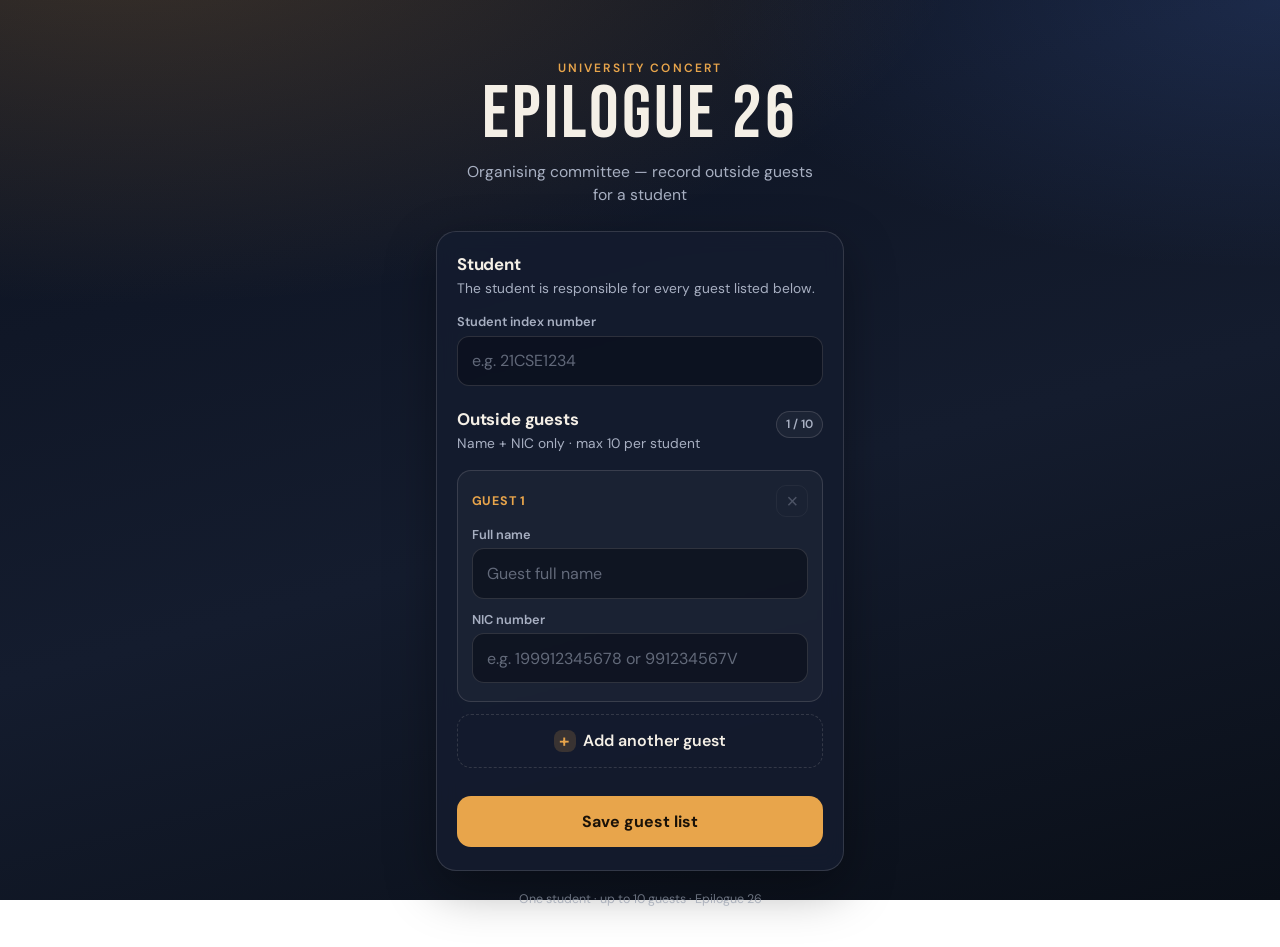
<file: index.html>
<!DOCTYPE html>
<html lang="en">
  <head>
    <meta charset="UTF-8" />
    <meta name="viewport" content="width=device-width, initial-scale=1, viewport-fit=cover" />
    <meta name="theme-color" content="#0c1220" />
    <title>Epilogue 26 — Guest Pass</title>
    <link rel="preconnect" href="https://fonts.googleapis.com" />
    <link rel="preconnect" href="https://fonts.gstatic.com" crossorigin />
    <link
      href="https://fonts.googleapis.com/css2?family=Bebas+Neue&family=DM+Sans:ital,opsz,wght@0,9..40,400;0,9..40,500;0,9..40,600;0,9..40,700;1,9..40,400&display=swap"
      rel="stylesheet"
    />
    <link rel="stylesheet" href="styles.css" />
  </head>
  <body>
    <div class="page">
      <header class="hero">
        <p class="hero__eyebrow">University concert</p>
        <h1 class="hero__brand">Epilogue&nbsp;26</h1>
        <p class="hero__tag">Organising committee — record outside guests for a student</p>
      </header>

      <main class="sheet">
        <form id="guest-form" novalidate>
          <section class="block" aria-labelledby="student-heading">
            <h2 id="student-heading" class="block__title">Student</h2>
            <p class="block__hint">The student is responsible for every guest listed below.</p>

            <label class="field">
              <span class="field__label">Student index number</span>
              <input
                id="student-index"
                name="studentIndex"
                type="text"
                inputmode="text"
                autocomplete="off"
                placeholder="e.g. 21CSE1234"
                required
              />
            </label>
          </section>

          <section class="block" aria-labelledby="guests-heading">
            <div class="block__head">
              <div>
                <h2 id="guests-heading" class="block__title">Outside guests</h2>
                <p class="block__hint">Name + NIC only · max 10 per student</p>
              </div>
              <span id="guest-count" class="count-pill" aria-live="polite">1 / 10</span>
            </div>

            <div id="guests-list" class="guests"></div>

            <button type="button" id="add-guest" class="btn btn--ghost">
              <span class="btn__icon" aria-hidden="true">+</span>
              Add another guest
            </button>
          </section>

          <p id="form-error" class="form-msg form-msg--error" hidden role="alert"></p>
          <p id="form-success" class="form-msg form-msg--success" hidden role="status"></p>

          <button type="submit" id="submit-btn" class="btn btn--primary">
            Save guest list
          </button>
        </form>
      </main>

      <footer class="foot">
        <p>One student · up to 10 guests · Epilogue 26</p>
      </footer>
    </div>

    <template id="guest-row-template">
      <div class="guest" data-guest>
        <div class="guest__top">
          <span class="guest__label">Guest <span data-guest-num></span></span>
          <button type="button" class="icon-btn" data-remove title="Remove guest" aria-label="Remove guest">
            ×
          </button>
        </div>
        <label class="field">
          <span class="field__label">Full name</span>
          <input type="text" data-guest-name placeholder="Guest full name" required />
        </label>
        <label class="field">
          <span class="field__label">NIC number</span>
          <input
            type="text"
            data-guest-nic
            inputmode="text"
            autocomplete="off"
            placeholder="e.g. 199912345678 or 991234567V"
            required
          />
        </label>
      </div>
    </template>

    <script src="config.js"></script>
    <script src="app.js"></script>
  </body>
</html>
</file>
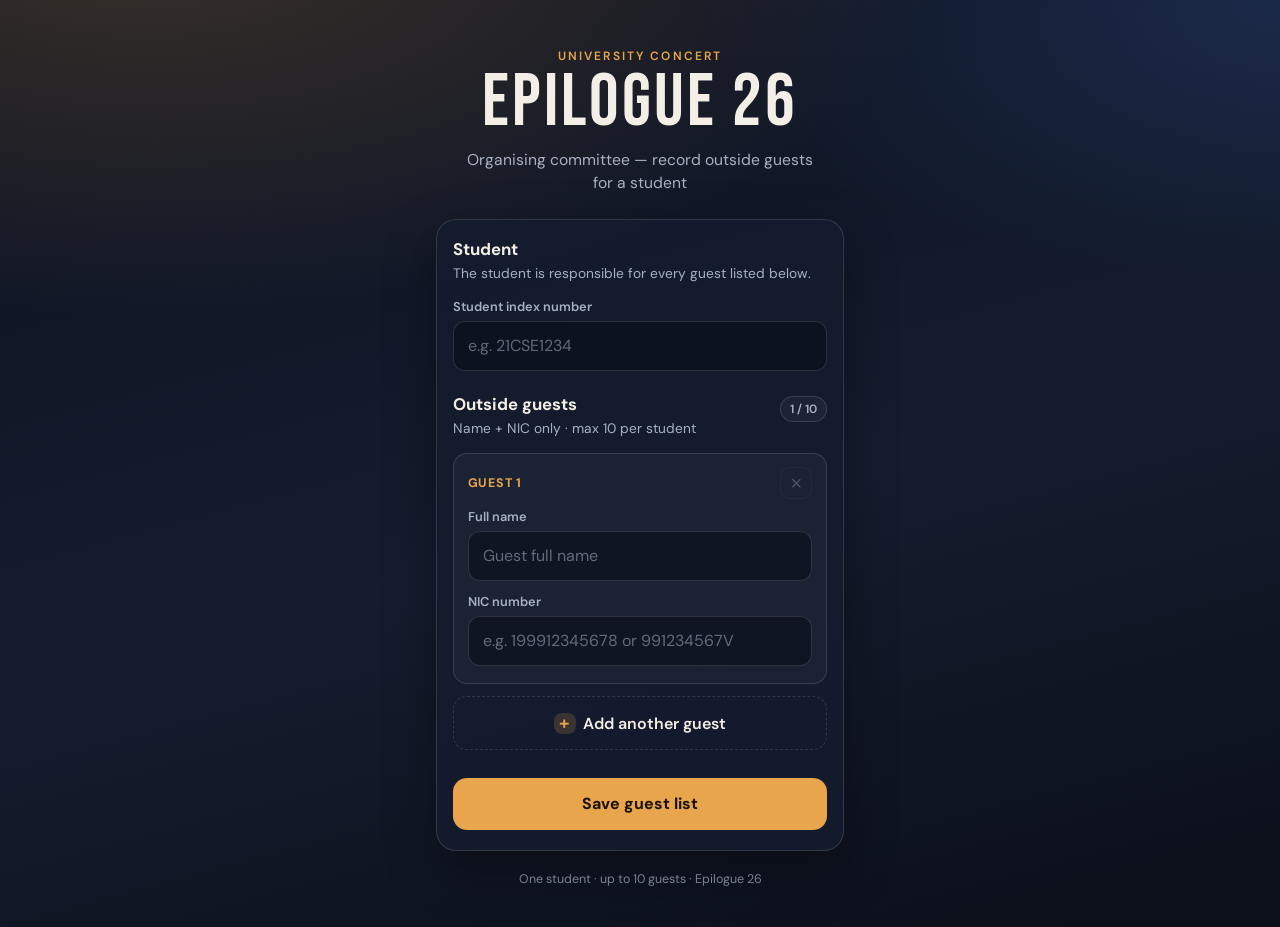
<file: apps-script/Index.html>
<!DOCTYPE html>
<html lang="en">
  <head>
    <base target="_top" />
    <meta charset="UTF-8" />
    <meta name="viewport" content="width=device-width, initial-scale=1, viewport-fit=cover" />
    <title>Epilogue 26 — Guest Pass</title>
    <link rel="preconnect" href="https://fonts.googleapis.com" />
    <link rel="preconnect" href="https://fonts.gstatic.com" crossorigin />
    <link
      href="https://fonts.googleapis.com/css2?family=Bebas+Neue&family=DM+Sans:ital,opsz,wght@0,9..40,400;0,9..40,500;0,9..40,600;0,9..40,700;1,9..40,400&display=swap"
      rel="stylesheet"
    />
    <style>
      :root {
        --bg0: #0c1220;
        --bg1: #141c2e;
        --ink: #f4efe6;
        --muted: #a8b0c2;
        --line: rgba(244, 239, 230, 0.14);
        --accent: #e8a54b;
        --accent-ink: #1a1208;
        --danger: #ff7b7b;
        --sheet: rgba(20, 28, 46, 0.92);
        --radius: 16px;
        --font-display: "Bebas Neue", sans-serif;
        --font-body: "DM Sans", system-ui, sans-serif;
        --shadow: 0 18px 50px rgba(0, 0, 0, 0.35);
      }
      *,
      *::before,
      *::after {
        box-sizing: border-box;
      }
      html {
        -webkit-text-size-adjust: 100%;
      }
      body {
        margin: 0;
        min-height: 100dvh;
        font-family: var(--font-body);
        color: var(--ink);
        background:
          radial-gradient(ellipse 120% 80% at 10% -10%, rgba(232, 165, 75, 0.22), transparent 55%),
          radial-gradient(ellipse 90% 60% at 100% 0%, rgba(90, 140, 255, 0.16), transparent 50%),
          linear-gradient(165deg, var(--bg0), var(--bg1) 55%, #0a0f18);
      }
      .page {
        width: min(100%, 440px);
        margin: 0 auto;
        padding: 1.25rem 1rem 2.5rem;
      }
      .hero {
        padding: 1.75rem 0.25rem 1.5rem;
        text-align: center;
      }
      .hero__eyebrow {
        margin: 0 0 0.35rem;
        font-size: 0.75rem;
        letter-spacing: 0.18em;
        text-transform: uppercase;
        color: var(--accent);
        font-weight: 600;
      }
      .hero__brand {
        margin: 0;
        font-family: var(--font-display);
        font-size: clamp(3.4rem, 16vw, 4.6rem);
        line-height: 0.9;
        letter-spacing: 0.04em;
        font-weight: 400;
      }
      .hero__tag {
        margin: 0.85rem auto 0;
        max-width: 22rem;
        color: var(--muted);
        font-size: 0.98rem;
        line-height: 1.45;
      }
      .sheet {
        background: var(--sheet);
        border: 1px solid var(--line);
        border-radius: calc(var(--radius) + 4px);
        box-shadow: var(--shadow);
        padding: 1.15rem 1rem 1.25rem;
      }
      .block {
        margin-bottom: 1.4rem;
      }
      .block__head {
        display: flex;
        align-items: flex-start;
        justify-content: space-between;
        gap: 0.75rem;
      }
      .block__title {
        margin: 0;
        font-size: 1.05rem;
        font-weight: 700;
      }
      .block__hint {
        margin: 0.25rem 0 0.9rem;
        color: var(--muted);
        font-size: 0.86rem;
        line-height: 1.4;
      }
      .count-pill {
        flex-shrink: 0;
        margin-top: 0.15rem;
        padding: 0.28rem 0.55rem;
        border-radius: 999px;
        border: 1px solid var(--line);
        background: rgba(255, 255, 255, 0.04);
        color: var(--muted);
        font-size: 0.75rem;
        font-weight: 600;
      }
      .field {
        display: block;
        margin-bottom: 0.75rem;
      }
      .field__label {
        display: block;
        margin-bottom: 0.35rem;
        font-size: 0.8rem;
        font-weight: 600;
        color: var(--muted);
      }
      input {
        width: 100%;
        appearance: none;
        border: 1px solid var(--line);
        border-radius: 12px;
        background: rgba(8, 12, 22, 0.55);
        color: var(--ink);
        font: inherit;
        font-size: 1rem;
        padding: 0.85rem 0.9rem;
        outline: none;
      }
      input::placeholder {
        color: rgba(168, 176, 194, 0.55);
      }
      input:focus {
        border-color: rgba(232, 165, 75, 0.65);
        box-shadow: 0 0 0 3px rgba(232, 165, 75, 0.18);
      }
      .guests {
        display: flex;
        flex-direction: column;
        gap: 0.75rem;
        margin-bottom: 0.75rem;
      }
      .guest {
        padding: 0.85rem 0.85rem 0.35rem;
        border-radius: 14px;
        border: 1px solid var(--line);
        background: rgba(255, 255, 255, 0.03);
      }
      .guest__top {
        display: flex;
        align-items: center;
        justify-content: space-between;
        margin-bottom: 0.55rem;
      }
      .guest__label {
        font-size: 0.78rem;
        font-weight: 700;
        letter-spacing: 0.06em;
        text-transform: uppercase;
        color: var(--accent);
      }
      .icon-btn {
        width: 2rem;
        height: 2rem;
        border: 1px solid var(--line);
        border-radius: 10px;
        background: transparent;
        color: var(--muted);
        font-size: 1.25rem;
        line-height: 1;
        cursor: pointer;
        display: grid;
        place-items: center;
        padding: 0;
      }
      .icon-btn:disabled {
        opacity: 0.35;
        cursor: not-allowed;
      }
      .btn {
        width: 100%;
        display: inline-flex;
        align-items: center;
        justify-content: center;
        gap: 0.45rem;
        border: none;
        border-radius: 14px;
        font: inherit;
        font-weight: 700;
        font-size: 1rem;
        padding: 0.95rem 1rem;
        cursor: pointer;
      }
      .btn:disabled {
        opacity: 0.55;
        cursor: not-allowed;
      }
      .btn--primary {
        background: var(--accent);
        color: var(--accent-ink);
        margin-top: 0.35rem;
      }
      .btn--ghost {
        background: transparent;
        color: var(--ink);
        border: 1px dashed var(--line);
        font-weight: 600;
      }
      .btn--ghost:disabled {
        display: none;
      }
      .btn__icon {
        display: inline-grid;
        place-items: center;
        width: 1.35rem;
        height: 1.35rem;
        border-radius: 8px;
        background: rgba(232, 165, 75, 0.18);
        color: var(--accent);
        font-size: 1.15rem;
        line-height: 1;
      }
      .form-msg {
        margin: 0 0 0.85rem;
        padding: 0.75rem 0.85rem;
        border-radius: 12px;
        font-size: 0.9rem;
        line-height: 1.4;
      }
      .form-msg--error {
        background: rgba(255, 123, 123, 0.12);
        border: 1px solid rgba(255, 123, 123, 0.35);
        color: #ffc9c9;
      }
      .form-msg--success {
        background: rgba(109, 204, 168, 0.12);
        border: 1px solid rgba(109, 204, 168, 0.35);
        color: #b8f0d8;
      }
      .foot {
        text-align: center;
        padding: 1.25rem 0.5rem 0;
        color: rgba(168, 176, 194, 0.7);
        font-size: 0.78rem;
      }
      .foot p {
        margin: 0;
      }
    </style>
  </head>
  <body>
    <div class="page">
      <header class="hero">
        <p class="hero__eyebrow">University concert</p>
        <h1 class="hero__brand">Epilogue&nbsp;26</h1>
        <p class="hero__tag">Organising committee — record outside guests for a student</p>
      </header>

      <main class="sheet">
        <form id="guest-form" novalidate>
          <section class="block">
            <h2 class="block__title">Student</h2>
            <p class="block__hint">The student is responsible for every guest listed below.</p>
            <label class="field">
              <span class="field__label">Student index number</span>
              <input id="student-index" type="text" placeholder="e.g. 21CSE1234" required />
            </label>
          </section>

          <section class="block">
            <div class="block__head">
              <div>
                <h2 class="block__title">Outside guests</h2>
                <p class="block__hint">Name + NIC only · max 10 per student</p>
              </div>
              <span id="guest-count" class="count-pill">1 / 10</span>
            </div>
            <div id="guests-list" class="guests"></div>
            <button type="button" id="add-guest" class="btn btn--ghost">
              <span class="btn__icon">+</span>
              Add another guest
            </button>
          </section>

          <p id="form-error" class="form-msg form-msg--error" hidden></p>
          <p id="form-success" class="form-msg form-msg--success" hidden></p>

          <button type="submit" id="submit-btn" class="btn btn--primary">Save guest list</button>
        </form>
      </main>

      <footer class="foot">
        <p>One student · up to 10 guests · Epilogue 26</p>
      </footer>
    </div>

    <template id="guest-row-template">
      <div class="guest" data-guest>
        <div class="guest__top">
          <span class="guest__label">Guest <span data-guest-num></span></span>
          <button type="button" class="icon-btn" data-remove aria-label="Remove guest">×</button>
        </div>
        <label class="field">
          <span class="field__label">Full name</span>
          <input type="text" data-guest-name placeholder="Guest full name" required />
        </label>
        <label class="field">
          <span class="field__label">NIC number</span>
          <input type="text" data-guest-nic placeholder="e.g. 199912345678 or 991234567V" required />
        </label>
      </div>
    </template>

    <script>
      (function () {
        var MAX_GUESTS = 10;
        var form = document.getElementById("guest-form");
        var guestsList = document.getElementById("guests-list");
        var addBtn = document.getElementById("add-guest");
        var countEl = document.getElementById("guest-count");
        var submitBtn = document.getElementById("submit-btn");
        var errorEl = document.getElementById("form-error");
        var successEl = document.getElementById("form-success");
        var template = document.getElementById("guest-row-template");

        function guestCount() {
          return guestsList.querySelectorAll("[data-guest]").length;
        }

        function refreshUI() {
          var n = guestCount();
          countEl.textContent = n + " / " + MAX_GUESTS;
          addBtn.disabled = n >= MAX_GUESTS;
          guestsList.querySelectorAll("[data-guest]").forEach(function (row, i) {
            row.querySelector("[data-guest-num]").textContent = String(i + 1);
            var removeBtn = row.querySelector("[data-remove]");
            removeBtn.disabled = n <= 1;
            removeBtn.hidden = n <= 1;
          });
        }

        function addGuest() {
          if (guestCount() >= MAX_GUESTS) return;
          var node = template.content.cloneNode(true);
          var row = node.querySelector("[data-guest]");
          row.querySelector("[data-remove]").addEventListener("click", function () {
            if (guestCount() <= 1) return;
            row.remove();
            refreshUI();
          });
          guestsList.appendChild(node);
          refreshUI();
        }

        function showError(msg) {
          successEl.hidden = true;
          errorEl.hidden = false;
          errorEl.textContent = msg;
        }

        function showSuccess(msg) {
          errorEl.hidden = true;
          successEl.hidden = false;
          successEl.textContent = msg;
        }

        function collectGuests() {
          return Array.prototype.map.call(guestsList.querySelectorAll("[data-guest]"), function (row) {
            return {
              name: row.querySelector("[data-guest-name]").value.trim(),
              nic: row.querySelector("[data-guest-nic]").value.trim().toUpperCase(),
            };
          });
        }

        function validate(studentIndex, guests) {
          if (!studentIndex) return "Enter student index number.";
          if (!guests.length) return "Add at least one outside guest.";
          for (var i = 0; i < guests.length; i++) {
            if (!guests[i].name) return "Enter a name for guest " + (i + 1) + ".";
            if (!guests[i].nic) return "Enter a NIC for guest " + (i + 1) + ".";
            if (guests[i].nic.length < 5) return "NIC for guest " + (i + 1) + " looks too short.";
          }
          var nics = guests.map(function (g) {
            return g.nic;
          });
          if (new Set(nics).size !== nics.length) return "Duplicate NIC numbers found.";
          return null;
        }

        form.addEventListener("submit", function (e) {
          e.preventDefault();
          errorEl.hidden = true;
          successEl.hidden = true;

          var studentIndex = document.getElementById("student-index").value.trim();
          var guests = collectGuests();
          var problem = validate(studentIndex, guests);
          if (problem) {
            showError(problem);
            return;
          }

          submitBtn.disabled = true;
          submitBtn.textContent = "Saving…";

          google.script.run
            .withSuccessHandler(function (result) {
              showSuccess(
                "Saved " +
                  guests.length +
                  " guest" +
                  (guests.length === 1 ? "" : "s") +
                  " for " +
                  studentIndex +
                  "."
              );
              form.reset();
              guestsList.innerHTML = "";
              addGuest();
              submitBtn.disabled = false;
              submitBtn.textContent = "Save guest list";
            })
            .withFailureHandler(function (err) {
              showError((err && err.message) || String(err) || "Save failed.");
              submitBtn.disabled = false;
              submitBtn.textContent = "Save guest list";
            })
            .saveGuests({ studentIndex: studentIndex, guests: guests });
        });

        addBtn.addEventListener("click", addGuest);
        addGuest();
      })();
    </script>
  </body>
</html>
</file>
<file: styles.css>
:root {
  --bg0: #0c1220;
  --bg1: #141c2e;
  --ink: #f4efe6;
  --muted: #a8b0c2;
  --line: rgba(244, 239, 230, 0.14);
  --accent: #e8a54b;
  --accent-ink: #1a1208;
  --danger: #ff7b7b;
  --ok: #6dcca8;
  --sheet: rgba(20, 28, 46, 0.92);
  --radius: 16px;
  --font-display: "Bebas Neue", sans-serif;
  --font-body: "DM Sans", system-ui, sans-serif;
  --shadow: 0 18px 50px rgba(0, 0, 0, 0.35);
}

*,
*::before,
*::after {
  box-sizing: border-box;
}

html {
  -webkit-text-size-adjust: 100%;
}

body {
  margin: 0;
  min-height: 100dvh;
  font-family: var(--font-body);
  color: var(--ink);
  background:
    radial-gradient(ellipse 120% 80% at 10% -10%, rgba(232, 165, 75, 0.22), transparent 55%),
    radial-gradient(ellipse 90% 60% at 100% 0%, rgba(90, 140, 255, 0.16), transparent 50%),
    linear-gradient(165deg, var(--bg0), var(--bg1) 55%, #0a0f18);
  background-attachment: fixed;
}

.page {
  width: min(100%, 440px);
  margin: 0 auto;
  padding: 1.25rem 1rem 2.5rem;
}

.hero {
  padding: 1.75rem 0.25rem 1.5rem;
  text-align: center;
}

.hero__eyebrow {
  margin: 0 0 0.35rem;
  font-size: 0.75rem;
  letter-spacing: 0.18em;
  text-transform: uppercase;
  color: var(--accent);
  font-weight: 600;
}

.hero__brand {
  margin: 0;
  font-family: var(--font-display);
  font-size: clamp(3.4rem, 16vw, 4.6rem);
  line-height: 0.9;
  letter-spacing: 0.04em;
  font-weight: 400;
}

.hero__tag {
  margin: 0.85rem auto 0;
  max-width: 22rem;
  color: var(--muted);
  font-size: 0.98rem;
  line-height: 1.45;
}

.sheet {
  background: var(--sheet);
  border: 1px solid var(--line);
  border-radius: calc(var(--radius) + 4px);
  box-shadow: var(--shadow);
  padding: 1.15rem 1rem 1.25rem;
  backdrop-filter: blur(10px);
}

.block {
  margin-bottom: 1.4rem;
}

.block__head {
  display: flex;
  align-items: flex-start;
  justify-content: space-between;
  gap: 0.75rem;
  margin-bottom: 0.15rem;
}

.block__title {
  margin: 0;
  font-size: 1.05rem;
  font-weight: 700;
  letter-spacing: -0.01em;
}

.block__hint {
  margin: 0.25rem 0 0.9rem;
  color: var(--muted);
  font-size: 0.86rem;
  line-height: 1.4;
}

.count-pill {
  flex-shrink: 0;
  margin-top: 0.15rem;
  padding: 0.28rem 0.55rem;
  border-radius: 999px;
  border: 1px solid var(--line);
  background: rgba(255, 255, 255, 0.04);
  color: var(--muted);
  font-size: 0.75rem;
  font-weight: 600;
  font-variant-numeric: tabular-nums;
}

.field {
  display: block;
  margin-bottom: 0.75rem;
}

.field__label {
  display: block;
  margin-bottom: 0.35rem;
  font-size: 0.8rem;
  font-weight: 600;
  color: var(--muted);
}

input {
  width: 100%;
  appearance: none;
  border: 1px solid var(--line);
  border-radius: 12px;
  background: rgba(8, 12, 22, 0.55);
  color: var(--ink);
  font: inherit;
  font-size: 1rem;
  padding: 0.85rem 0.9rem;
  outline: none;
  transition: border-color 0.15s ease, box-shadow 0.15s ease;
}

input::placeholder {
  color: rgba(168, 176, 194, 0.55);
}

input:focus {
  border-color: rgba(232, 165, 75, 0.65);
  box-shadow: 0 0 0 3px rgba(232, 165, 75, 0.18);
}

input:invalid:not(:placeholder-shown):not(:focus) {
  border-color: rgba(255, 123, 123, 0.55);
}

.guests {
  display: flex;
  flex-direction: column;
  gap: 0.75rem;
  margin-bottom: 0.75rem;
}

.guest {
  padding: 0.85rem 0.85rem 0.35rem;
  border-radius: 14px;
  border: 1px solid var(--line);
  background: rgba(255, 255, 255, 0.03);
  animation: rise 0.22s ease;
}

@keyframes rise {
  from {
    opacity: 0;
    transform: translateY(6px);
  }
  to {
    opacity: 1;
    transform: translateY(0);
  }
}

.guest__top {
  display: flex;
  align-items: center;
  justify-content: space-between;
  margin-bottom: 0.55rem;
}

.guest__label {
  font-size: 0.78rem;
  font-weight: 700;
  letter-spacing: 0.06em;
  text-transform: uppercase;
  color: var(--accent);
}

.icon-btn {
  width: 2rem;
  height: 2rem;
  border: 1px solid var(--line);
  border-radius: 10px;
  background: transparent;
  color: var(--muted);
  font-size: 1.25rem;
  line-height: 1;
  cursor: pointer;
  display: grid;
  place-items: center;
  padding: 0;
}

.icon-btn:hover,
.icon-btn:focus-visible {
  color: var(--danger);
  border-color: rgba(255, 123, 123, 0.45);
  outline: none;
}

.icon-btn:disabled {
  opacity: 0.35;
  cursor: not-allowed;
}

.btn {
  width: 100%;
  display: inline-flex;
  align-items: center;
  justify-content: center;
  gap: 0.45rem;
  border: none;
  border-radius: 14px;
  font: inherit;
  font-weight: 700;
  font-size: 1rem;
  padding: 0.95rem 1rem;
  cursor: pointer;
  transition: transform 0.12s ease, opacity 0.12s ease, background 0.12s ease;
}

.btn:active {
  transform: scale(0.985);
}

.btn:disabled {
  opacity: 0.55;
  cursor: not-allowed;
  transform: none;
}

.btn--primary {
  background: var(--accent);
  color: var(--accent-ink);
  margin-top: 0.35rem;
}

.btn--primary:hover:not(:disabled) {
  filter: brightness(1.05);
}

.btn--ghost {
  background: transparent;
  color: var(--ink);
  border: 1px dashed var(--line);
  font-weight: 600;
}

.btn--ghost:hover:not(:disabled) {
  border-color: rgba(232, 165, 75, 0.55);
  color: var(--accent);
}

.btn--ghost:disabled {
  display: none;
}

.btn__icon {
  display: inline-grid;
  place-items: center;
  width: 1.35rem;
  height: 1.35rem;
  border-radius: 8px;
  background: rgba(232, 165, 75, 0.18);
  color: var(--accent);
  font-size: 1.15rem;
  line-height: 1;
}

.form-msg {
  margin: 0 0 0.85rem;
  padding: 0.75rem 0.85rem;
  border-radius: 12px;
  font-size: 0.9rem;
  line-height: 1.4;
}

.form-msg--error {
  background: rgba(255, 123, 123, 0.12);
  border: 1px solid rgba(255, 123, 123, 0.35);
  color: #ffc9c9;
}

.form-msg--success {
  background: rgba(109, 204, 168, 0.12);
  border: 1px solid rgba(109, 204, 168, 0.35);
  color: #b8f0d8;
}

.foot {
  text-align: center;
  padding: 1.25rem 0.5rem 0;
  color: rgba(168, 176, 194, 0.7);
  font-size: 0.78rem;
}

.foot p {
  margin: 0;
}

@media (min-width: 480px) {
  .page {
    padding-top: 2rem;
  }

  .sheet {
    padding: 1.35rem 1.25rem 1.4rem;
  }
}

@media (prefers-reduced-motion: reduce) {
  .guest,
  .btn,
  input {
    animation: none;
    transition: none;
  }
}
</file>
